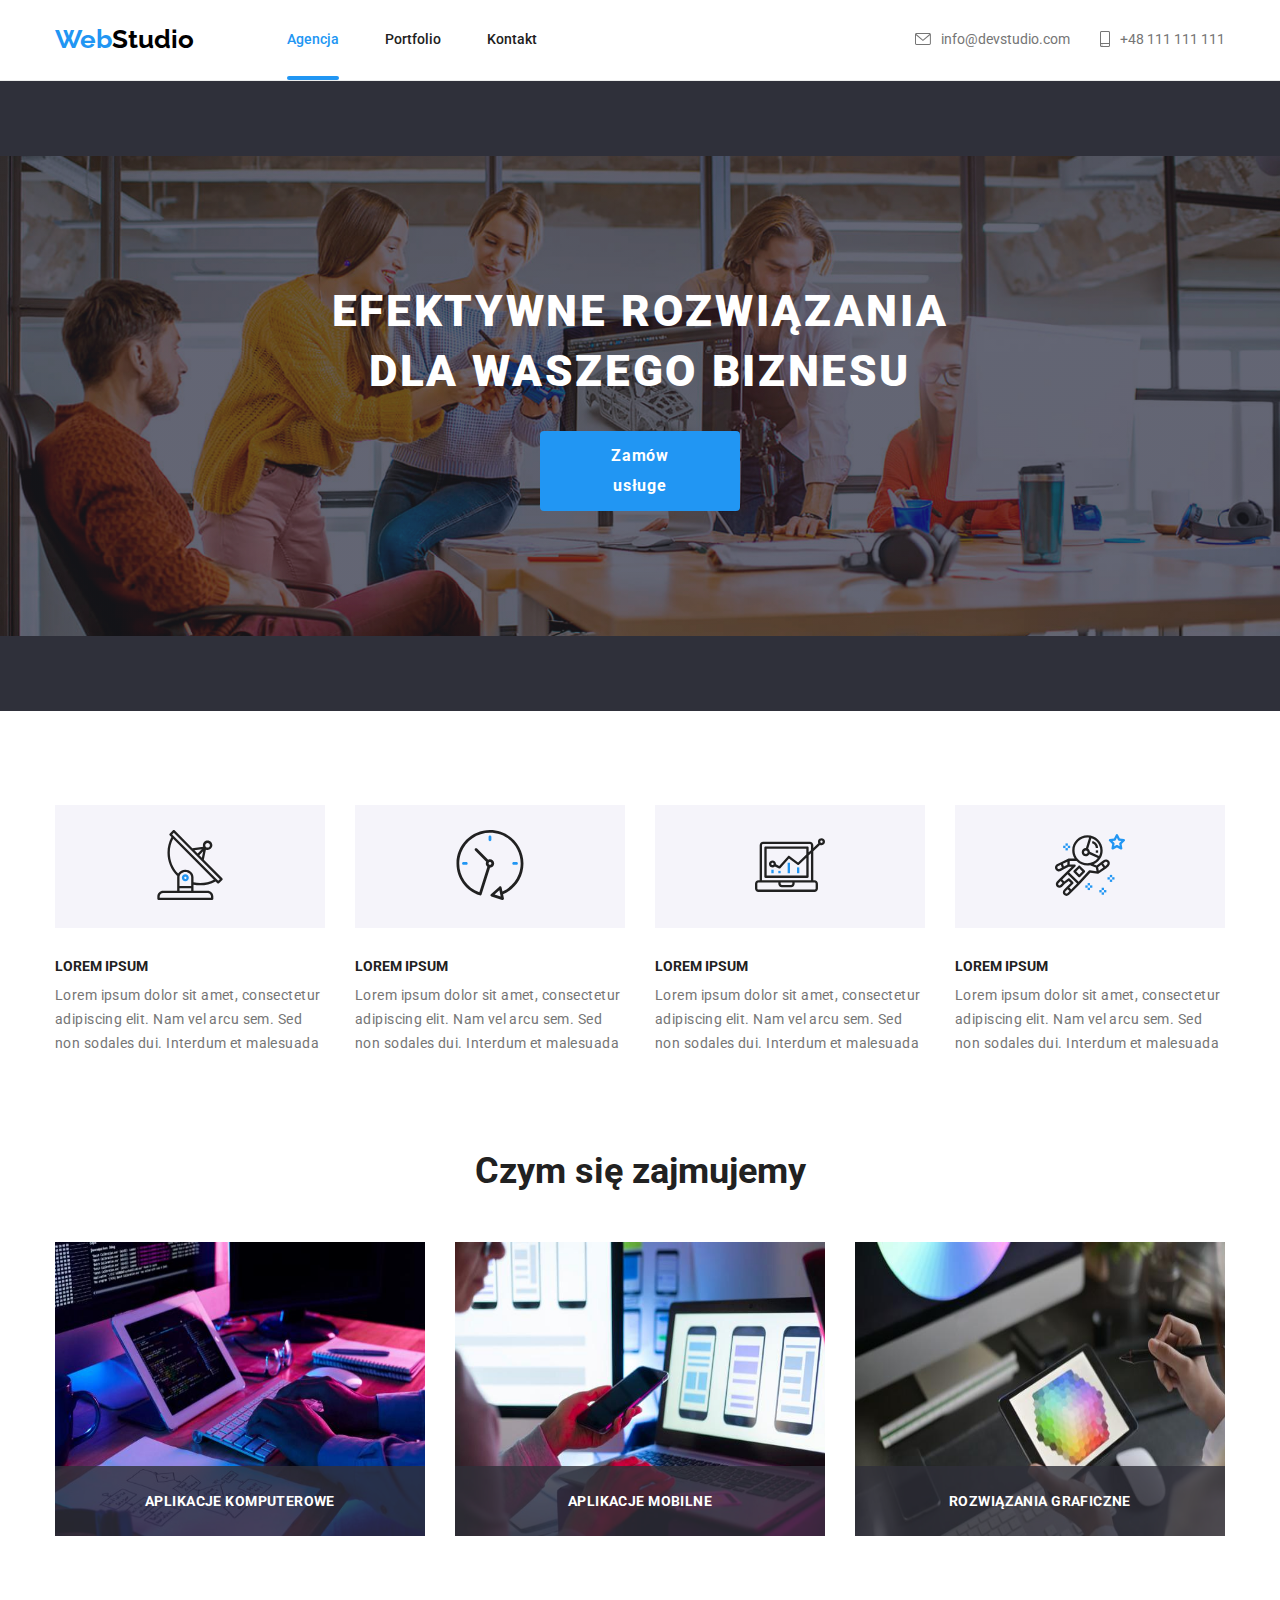
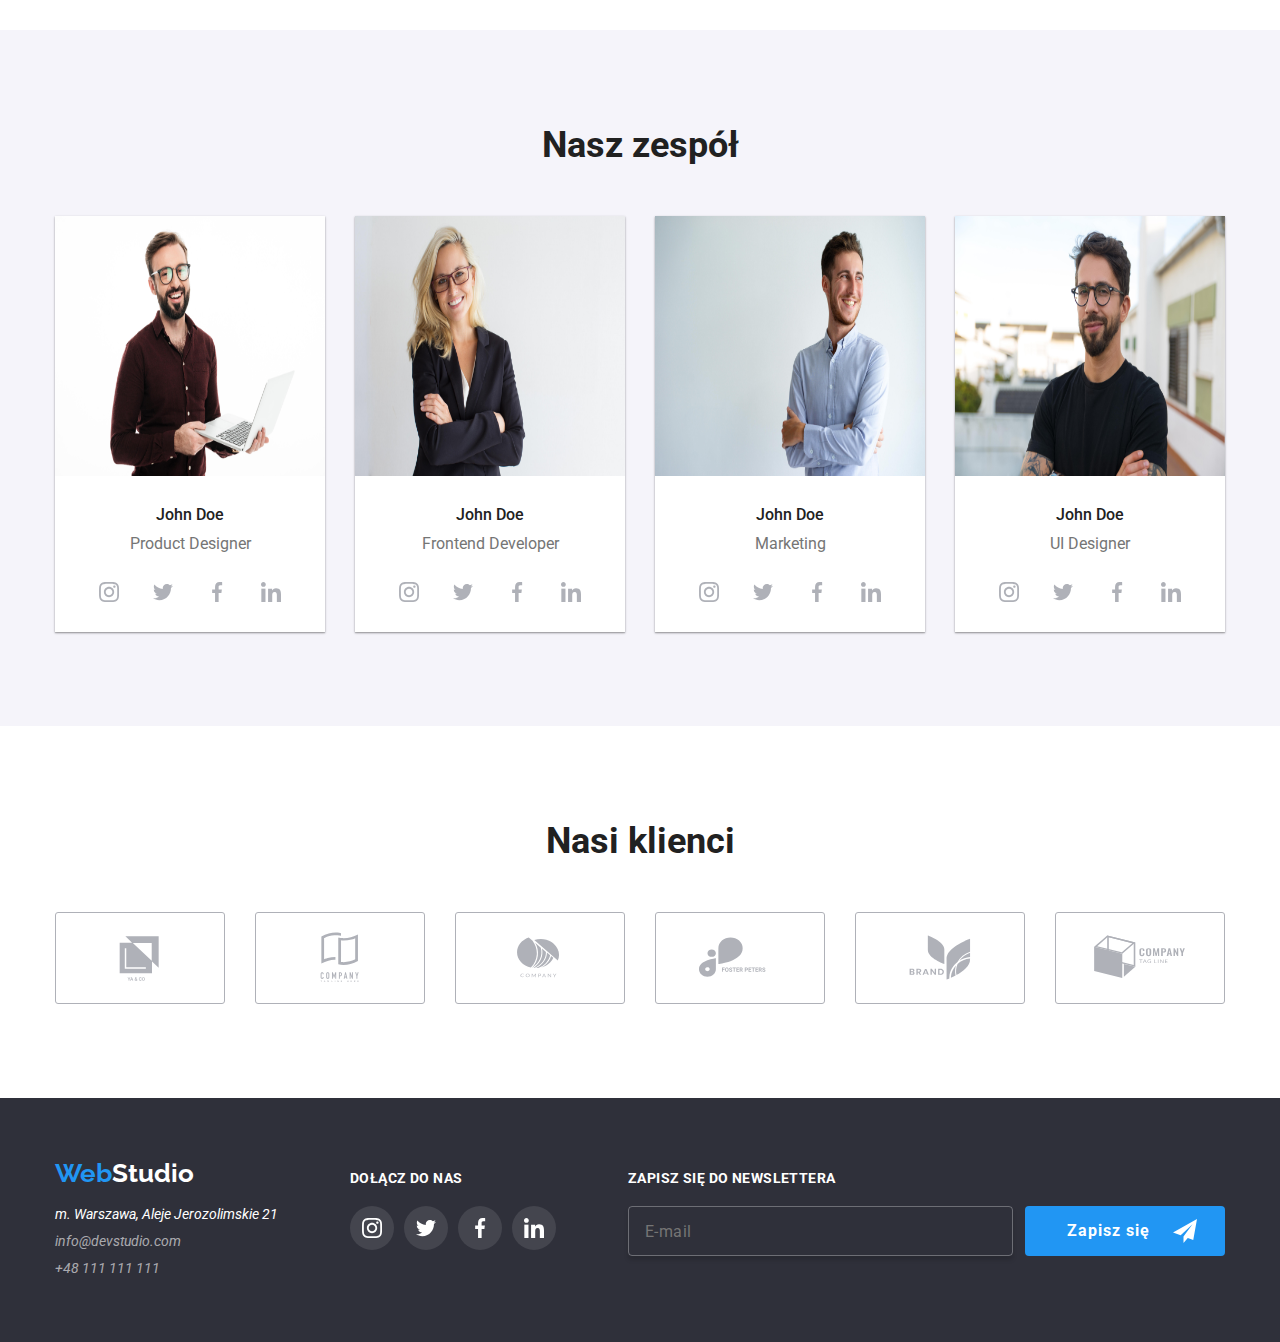
<file: index.html>
<!DOCTYPE html>
<html lang="pl-PL">
  <head>
    <meta charset="UTF-8" />
    <meta http-equiv="X-UA-Compatible" content="IE=edge" />
    <meta name="viewport" content="width=device-width, initial-scale=1.0" />
    <link
      rel="stylesheet"
      href="https://cdnjs.cloudflare.com/ajax/libs/modern-normalize/1.0.0/modern-normalize.min.css"
    />
    <link rel="preconnect" href="https://fonts.googleapis.com" />
    <link rel="preconnect" href="https://fonts.gstatic.com" crossorigin />
    <link
      href="https://fonts.googleapis.com/css2?family=Raleway:wght@700&family=Roboto:wght@400;500;700;900&display=swap"
      rel="stylesheet"
    />
    <link rel="stylesheet" href="css/styles.css" />
    <title>Zadanie domowe #5 - index</title>
  </head>
  <body>
    <header class="header-class">
      <div class="container">
        <nav class="navigation">
          <ul class="links list">
            <li>
              <a class="logo" href="index.html"
                ><span class="first">Web</span
                ><span class="second">Studio</span></a
              >
            </li>
            <li class="links-item">
              <a class="active" href="index.html">Agencja</a>
            </li>
            <li class="links-item"><a href="portfolio.html">Portfolio</a></li>
            <li class="links-item"><a href="#">Kontakt</a></li>
          </ul>
        </nav>
        <div class="links header-adress">
          <a class="contact" href="mailto:info@devstudio.com">
            <svg class="icon" width="16" height="12">
              <use href="images/svg-icons/icons.svg#icon-envelope"></use>
            </svg>
            info@devstudio.com
          </a>
          <a class="contact" href="tel:+48111111111">
            <svg class="icon" width="10" height="16">
              <use href="images/svg-icons/icons.svg#icon-smartphone"></use>
            </svg>
            +48 111 111 111
          </a>
        </div>
      </div>
    </header>
    <main>
      <section class="order section">
        <div class="container">
          <h1>EFEKTYWNE ROZWIĄZANIA DLA WASZEGO BIZNESU</h1>
          <button class="buttons" type="button" data-modal-open>
            Zamów usługe
          </button>
        </div>
      </section>
      <section class="description section">
        <div class="container">
          <dl>
            <div class="container-secondary">
              <div class="icon-container">
                <svg width="70" height="70">
                  <use href="images/svg-icons/icons.svg#icon-antenna"></use>
                </svg>
              </div>

              <dt>LOREM IPSUM</dt>
              <dd>
                Lorem ipsum dolor sit amet, consectetur adipiscing elit. Nam vel
                arcu sem. Sed non sodales dui. Interdum et malesuada
              </dd>
            </div>

            <div class="container-secondary">
              <div class="icon-container">
                <svg width="70" height="70">
                  <use href="images/svg-icons/icons.svg#icon-clock"></use>
                </svg>
              </div>
              <dt>LOREM IPSUM</dt>
              <dd>
                Lorem ipsum dolor sit amet, consectetur adipiscing elit. Nam vel
                arcu sem. Sed non sodales dui. Interdum et malesuada
              </dd>
            </div>

            <div class="container-secondary">
              <div class="icon-container">
                <svg width="70" height="70">
                  <use href="images/svg-icons/icons.svg#icon-diagram"></use>
                </svg>
              </div>
              <dt>LOREM IPSUM</dt>
              <dd>
                Lorem ipsum dolor sit amet, consectetur adipiscing elit. Nam vel
                arcu sem. Sed non sodales dui. Interdum et malesuada
              </dd>
            </div>

            <div class="container-secondary">
              <div class="icon-container">
                <svg width="70" height="70">
                  <use href="images/svg-icons/icons.svg#icon-astronaut"></use>
                </svg>
              </div>
              <dt>LOREM IPSUM</dt>
              <dd>
                Lorem ipsum dolor sit amet, consectetur adipiscing elit. Nam vel
                arcu sem. Sed non sodales dui. Interdum et malesuada
              </dd>
            </div>
          </dl>
        </div>
      </section>
      <section class="about-us section">
        <div class="container">
          <h2>Czym się zajmujemy</h2>
          <ul class="about-us-list list">
            <li>
              <img
                src="images/studio/photo_1.jpg"
                alt="Praca przy algorytmie"
                width="370"
                height="294"
              />
              <p class="label">Aplikacje Komputerowe</p>
            </li>
            <li>
              <img
                src="images/studio/photo_2.jpg"
                alt="Zdjęcie telefonu"
                width="370"
                height="294"
              />
              <p class="label">Aplikacje Mobilne</p>
            </li>
            <li>
              <img
                src="images/studio/photo_3.jpg"
                alt="Zdjęcie tableta"
                width="370"
                height="294"
              />
              <p class="label">Rozwiązania Graficzne</p>
            </li>
          </ul>
        </div>
      </section>

      <section class="team section">
        <div class="container">
          <h2>Nasz zespół</h2>
          <ul class="list team-list">
            <li>
              <figure>
                <img
                  src="images/studio/photo_4.jpg"
                  alt="Fotografia Johna Doe"
                  width="270"
                  height="260"
                />
                <figcaption>
                  <strong>John Doe</strong>
                  <p>Product Designer</p>
                </figcaption>
              </figure>
              <ul class="list social-list">
                <li class="social-links">
                  <a class="social-link" href="#">
                    <svg class="social-icon" width="20" height="20">
                      <use
                        href="images/svg-icons/icons.svg#icon-instagram"
                      ></use>
                    </svg>
                  </a>
                </li>
                <li class="social-links">
                  <a class="social-link" href="#">
                    <svg class="social-icon" width="20" height="20">
                      <use href="images/svg-icons/icons.svg#icon-twitter"></use>
                    </svg>
                  </a>
                </li>
                <li class="social-links">
                  <a class="social-link" href="#">
                    <svg class="social-icon" width="20" height="20">
                      <use
                        href="images/svg-icons/icons.svg#icon-facebook"
                      ></use>
                    </svg>
                  </a>
                </li>
                <li class="social-links">
                  <a class="social-link" href="#">
                    <svg class="social-icon" width="20" height="20">
                      <use
                        href="images/svg-icons/icons.svg#icon-linkedin"
                      ></use>
                    </svg>
                  </a>
                </li>
              </ul>
            </li>
            <li>
              <figure>
                <img
                  src="images/studio/photo_5.jpg"
                  alt="Fotografia Johna Doe 2"
                  width="270"
                  height="260"
                />
                <figcaption>
                  <strong>John Doe</strong>
                  <p>Frontend Developer</p>
                </figcaption>
              </figure>
              <ul class="list social-list">
                <li class="social-links">
                  <a class="social-link" href="#">
                    <svg class="social-icon" width="20" height="20">
                      <use
                        href="images/svg-icons/icons.svg#icon-instagram"
                      ></use>
                    </svg>
                  </a>
                </li>
                <li class="social-links">
                  <a class="social-link" href="#">
                    <svg class="social-icon" width="20" height="20">
                      <use href="images/svg-icons/icons.svg#icon-twitter"></use>
                    </svg>
                  </a>
                </li>
                <li class="social-links">
                  <a class="social-link" href="#">
                    <svg class="social-icon" width="20" height="20">
                      <use
                        href="images/svg-icons/icons.svg#icon-facebook"
                      ></use>
                    </svg>
                  </a>
                </li>
                <li class="social-links">
                  <a class="social-link" href="#">
                    <svg class="social-icon" width="20" height="20">
                      <use
                        href="images/svg-icons/icons.svg#icon-linkedin"
                      ></use>
                    </svg>
                  </a>
                </li>
              </ul>
            </li>
            <li>
              <figure>
                <img
                  src="images/studio/photo_6.jpg"
                  alt="Fotografia Johna Doe 3"
                  width="270"
                  height="260"
                />
                <figcaption>
                  <strong>John Doe</strong>
                  <p>Marketing</p>
                </figcaption>
              </figure>
              <ul class="list social-list">
                <li class="social-links">
                  <a class="social-link" href="#">
                    <svg class="social-icon" width="20" height="20">
                      <use
                        href="images/svg-icons/icons.svg#icon-instagram"
                      ></use>
                    </svg>
                  </a>
                </li>
                <li class="social-links">
                  <a class="social-link" href="#">
                    <svg class="social-icon" width="20" height="20">
                      <use href="images/svg-icons/icons.svg#icon-twitter"></use>
                    </svg>
                  </a>
                </li>
                <li class="social-links">
                  <a class="social-link" href="#">
                    <svg class="social-icon" width="20" height="20">
                      <use
                        href="images/svg-icons/icons.svg#icon-facebook"
                      ></use>
                    </svg>
                  </a>
                </li>
                <li class="social-links">
                  <a class="social-link" href="#">
                    <svg class="social-icon" width="20" height="20">
                      <use
                        href="images/svg-icons/icons.svg#icon-linkedin"
                      ></use>
                    </svg>
                  </a>
                </li>
              </ul>
            </li>
            <li>
              <figure>
                <img
                  src="images/studio/photo_7.jpg"
                  alt="Fotografia Johna Doe 4"
                  width="270"
                  height="260"
                />
                <figcaption>
                  <strong>John Doe</strong>
                  <p>UI Designer</p>
                </figcaption>
              </figure>
              <ul class="list social-list">
                <li class="social-links">
                  <a class="social-link" href="#">
                    <svg class="social-icon" width="20" height="20">
                      <use
                        href="images/svg-icons/icons.svg#icon-instagram"
                      ></use>
                    </svg>
                  </a>
                </li>
                <li class="social-links">
                  <a class="social-link" href="#">
                    <svg class="social-icon" width="20" height="20">
                      <use href="images/svg-icons/icons.svg#icon-twitter"></use>
                    </svg>
                  </a>
                </li>
                <li class="social-links">
                  <a class="social-link" href="#">
                    <svg class="social-icon" width="20" height="20">
                      <use
                        href="images/svg-icons/icons.svg#icon-facebook"
                      ></use>
                    </svg>
                  </a>
                </li>
                <li class="social-links">
                  <a class="social-link" href="#">
                    <svg class="social-icon" width="20" height="20">
                      <use
                        href="images/svg-icons/icons.svg#icon-linkedin"
                      ></use>
                    </svg>
                  </a>
                </li>
              </ul>
            </li>
          </ul>
        </div>
      </section>
      <section class="customers section">
        <div class="container">
          <h2>Nasi klienci</h2>
          <ul class="customers-list list">
            <li class="customers-item">
              <a class="customers-link" href="#">
                <svg class="customers-icon">
                  <use href="images/svg-icons/icons.svg#icon-logo-1"></use>
                </svg>
              </a>
            </li>
            <li class="customers-item">
              <a class="customers-link" href="#">
                <svg class="customers-icon">
                  <use href="images/svg-icons/icons.svg#icon-logo-2"></use>
                </svg>
              </a>
            </li>
            <li class="customers-item">
              <a class="customers-link" href="#">
                <svg class="customers-icon">
                  <use href="images/svg-icons/icons.svg#icon-logo-3"></use>
                </svg>
              </a>
            </li>
            <li class="customers-item">
              <a class="customers-link" href="#">
                <svg class="customers-icon">
                  <use href="images/svg-icons/icons.svg#icon-logo-4"></use>
                </svg>
              </a>
            </li>
            <li class="customers-item">
              <a class="customers-link" href="#">
                <svg class="customers-icon">
                  <use href="images/svg-icons/icons.svg#icon-logo-5"></use>
                </svg>
              </a>
            </li>
            <li class="customers-item">
              <a class="customers-link" href="#">
                <svg class="customers-icon">
                  <use href="images/svg-icons/icons.svg#icon-logo-6"></use>
                </svg>
              </a>
            </li>
          </ul>
        </div>
      </section>
    </main>
    <footer class="foot">
      <div class="container">
        <div class="adress-container">
          <a class="logo" href="index.html"
            ><span class="first">Web</span><span class="second">Studio</span></a
          >
          <address class="links">
            <ul class="list">
              <li>
                <a
                  class="destination"
                  href="https://goo.gl/maps/p25ySm6ebSeNZqWq9"
                  target="_blank"
                  >m. Warszawa, Aleje Jerozolimskie 21</a
                >
              </li>
              <li>
                <a class="contact" href="mailto:info@devstudio.com"
                  >info@devstudio.com</a
                >
              </li>
              <li>
                <a class="contact" href="tel:+48111111111">+48 111 111 111</a>
              </li>
            </ul>
          </address>
        </div>
        <div class="social-container">
          <h3>Dołącz do nas</h3>
          <ul class="list social-list">
            <li class="social-links">
              <a class="social-link" href="#">
                <svg class="social-icon" width="20" height="20">
                  <use href="images/svg-icons/icons.svg#icon-instagram"></use>
                </svg>
              </a>
            </li>
            <li class="social-links">
              <a class="social-link" href="#">
                <svg class="social-icon" width="20" height="20">
                  <use href="images/svg-icons/icons.svg#icon-twitter"></use>
                </svg>
              </a>
            </li>
            <li class="social-links">
              <a class="social-link" href="#">
                <svg class="social-icon" width="20" height="20">
                  <use href="images/svg-icons/icons.svg#icon-facebook"></use>
                </svg>
              </a>
            </li>
            <li class="social-links">
              <a class="social-link" href="#">
                <svg class="social-icon" width="20" height="20">
                  <use href="images/svg-icons/icons.svg#icon-linkedin"></use>
                </svg>
              </a>
            </li>
          </ul>
        </div>

        <form name="newsletter-short" class="newsletter" autocomplete="on">
          <label class="newsletter-label">
            <h3>Zapisz się do newslettera</h3>
            <input type="email" name="email" placeholder="E-mail" />
          </label>
          <button class="buttons" type="submit">
            Zapisz się
            <svg class="newsletter-icon">
              <use href="images/svg-icons/icons.svg#icon-send"></use>
            </svg>
          </button>
        </form>
      </div>
    </footer>
    <div class="backdrop is-hidden" data-modal>
      <div class="modal">
        <button type="button" class="close-btn" data-modal-close>
          <svg>
            <use href="./images/svg-icons/icons.svg#x"></use>
          </svg>
        </button>
        <form class="long-form">
          <field>
            <legend>Zostaw swoje dane w formularzu poniżej</legend>
            <label class="long-form-label">
              Imię
              <input
                type="text"
                name="long-form-name"
                class="long-form-input"
              />
              <svg>
                <use href="./images/svg-icons/icons.svg#person-black"></use>
              </svg>
            </label>
            <label class="long-form-label">
              Telefon
              <input
                type="tel"
                name="long-form-phone"
                class="long-form-input"
              />
              <svg>
                <use href="./images/svg-icons/icons.svg#phone-black"></use>
              </svg>
            </label>
            <label class="long-form-label">
              Email
              <input
                type="email"
                name="long-form-email"
                class="long-form-input"
              />
              <svg>
                <use href="./images/svg-icons/icons.svg#email-black"></use>
              </svg>
            </label>
            <label class="long-form-label">
              Komentarz
              <textarea
                name="long-form-comment"
                class="long-form-input"
                rows="10"
                placeholder="Wprowadź tekst"
              ></textarea>
            </label>
          </field>
            <label for="user-policy" class="long-form-label-agree">
              <input
              class="long-form-checkbox visually-hidden"
              id="user-policy"
              type="checkbox"
              name="needed-agree"
              value="agree"
              required
            />
            Oświadczam iż akceptuję
            <a class="form-term-links" href="#">Regulamin</a> i
            <a class="form-term-links" href="#">Politykę Prywatności.</a>
          </label>
          <button class="long-form-button" type="submit">Wyślij</button>
        </form>
      </div>
    </div>

    <script src="./js/modal.js"></script>
  </body>
</html>
</file>
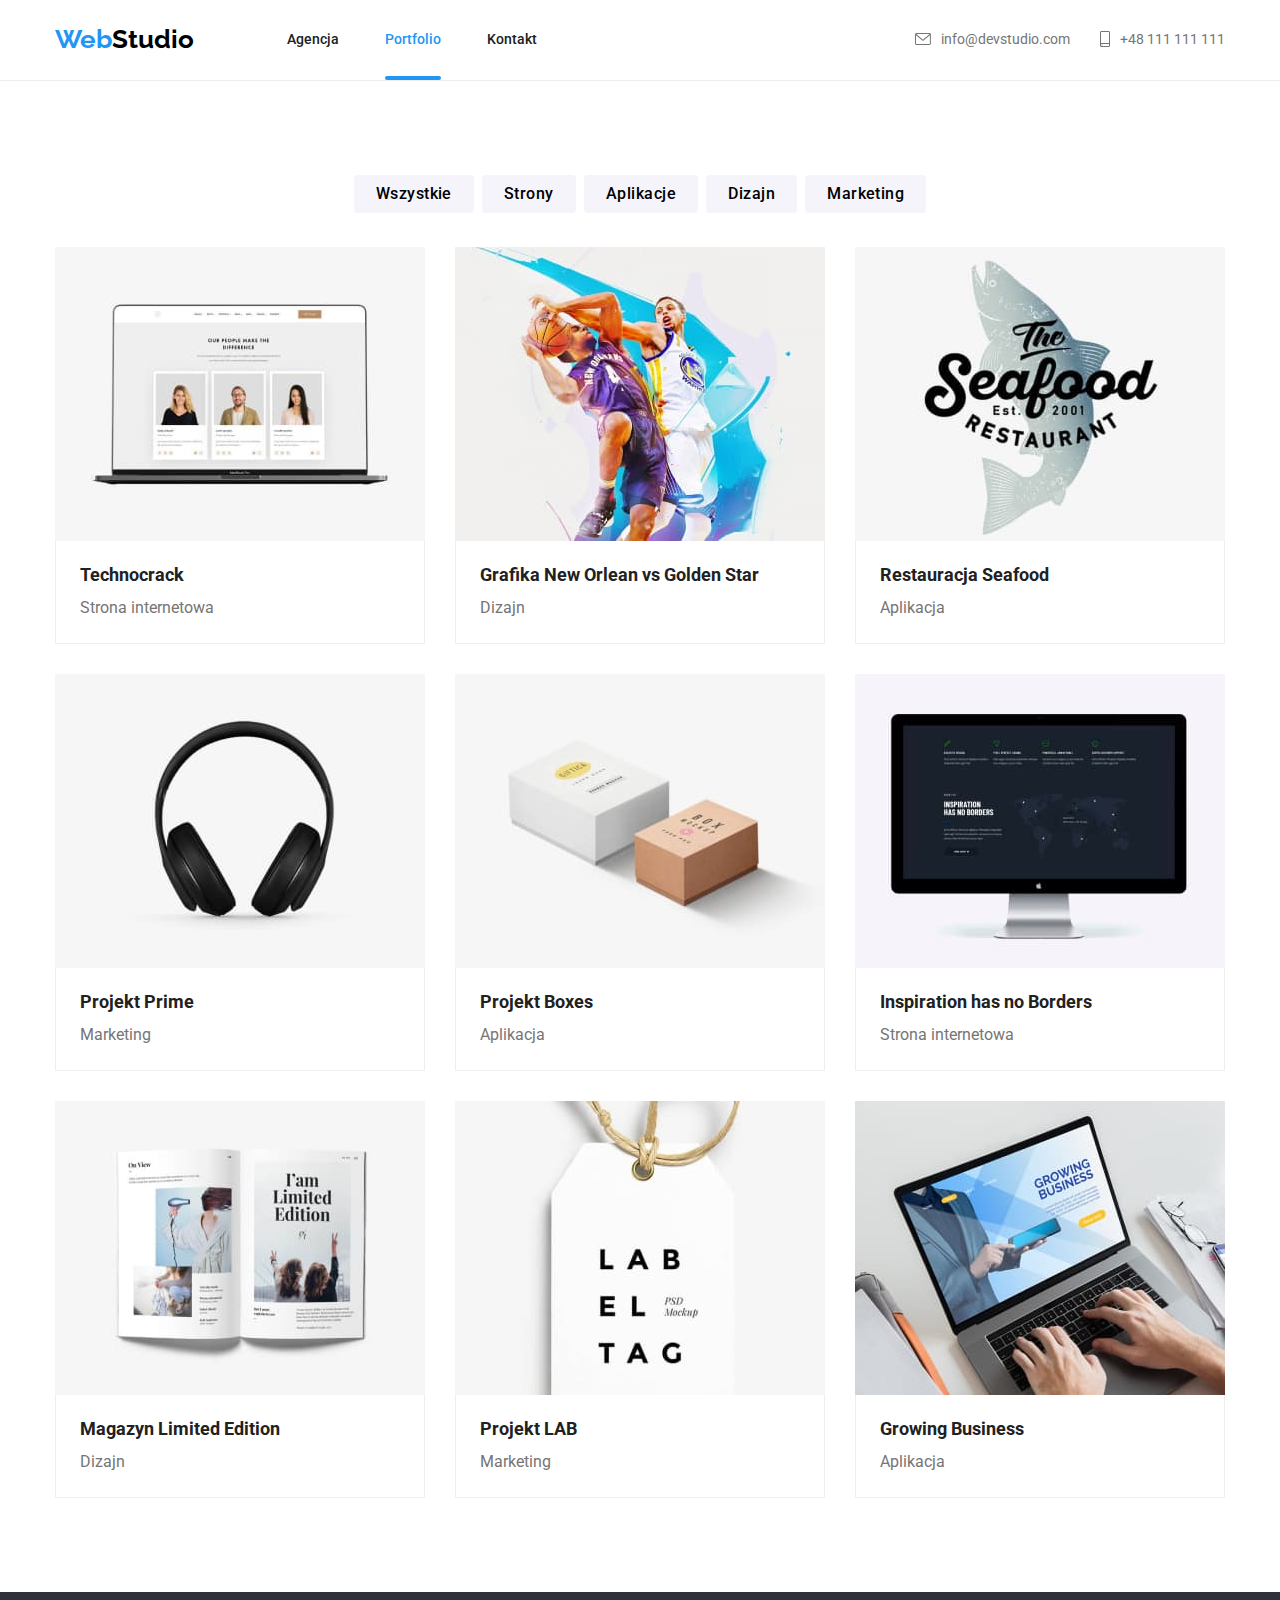
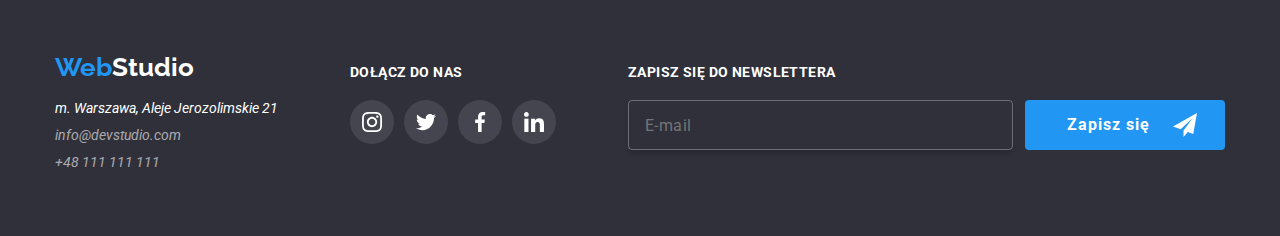
<file: portfolio.html>
<!DOCTYPE html>
<html lang="pl-PL">
  <head>
    <meta charset="UTF-8" />
    <meta http-equiv="X-UA-Compatible" content="IE=edge" />
    <meta name="viewport" content="width=device-width, initial-scale=1.0" />
    <link
      rel="stylesheet"
      href="https://cdnjs.cloudflare.com/ajax/libs/modern-normalize/1.0.0/modern-normalize.min.css"
    />
    <link rel="preconnect" href="https://fonts.googleapis.com" />
    <link rel="preconnect" href="https://fonts.gstatic.com" crossorigin />
    <link
      href="https://fonts.googleapis.com/css2?family=Raleway:wght@700&family=Roboto:wght@400;500;700;900&display=swap"
      rel="stylesheet"
    />
    <link rel="stylesheet" href="css/styles.css" />
    <title>Zadanie domowe #5- portfolio</title>
  </head>
  <body>
    <header class="header-class">
      <div class="container">
        <nav class="navigation">
          <ul class="links list">
            <li>
              <a class="logo" href="index.html"
                ><span class="first">Web</span
                ><span class="second">Studio</span></a
              >
            </li>
            <li class="links-item"><a href="index.html">Agencja</a></li>
            <li class="links-item">
              <a class="active" href="portfolio.html">Portfolio</a>
            </li>
            <li class="links-item"><a href="#">Kontakt</a></li>
          </ul>
        </nav>
        <div class="links header-adress">
          <a class="contact" href="mailto:info@devstudio.com">
            <svg class="icon" width="16" height="12">
              <use href="images/svg-icons/icons.svg#icon-envelope"></use>
            </svg>
            info@devstudio.com
          </a>
          <a class="contact" href="tel:+48111111111">
            <svg class="icon" width="10" height="16">
              <use href="images/svg-icons/icons.svg#icon-smartphone"></use>
            </svg>
            +48 111 111 111
          </a>
        </div>
      </div>
    </header>
    <main>
      <section class="references section">
        <div class="container">
          <div class="filter">
            <ul class="list">
              <li>
                <button class="buttons" type="button">Wszystkie</button>
              </li>
              <li>
                <button class="buttons" type="button">Strony</button>
              </li>
              <li>
                <button class="buttons" type="button">Aplikacje</button>
              </li>
              <li>
                <button class="buttons" type="button">Dizajn</button>
              </li>
              <li>
                <button class="buttons" type="button">Marketing</button>
              </li>
            </ul>
          </div>

          <!--Kolejne realizacje wraz z zdjęciami-->
          <div class="references-list">
            <ul class="list">
              <li>
                <figure>
                  <div class="box-hidden">
                  <img
                    src="images/portfolio/1.jpg"
                    alt="Strona internetowa Technocrack"
                    width="370"
                    height="294"
                  />
                  <p class="hidden">
                    Technocrack jest popularną platformą wykorzystywaną do
                    rozpowszechniania koronawirusa. Firmy wykorzystują tę
                    platformę do celów szpiegowskich i ataków na
                    niezabezpieczone serwery konkurencji
                  </p>
                  </div>
                  <figcaption>
                    <strong>Technocrack</strong>
                    <p>Strona internetowa</p>
                  </figcaption>
                </figure>
              </li>
              <li>
                <figure>
                  <div class="box-hidden">
                  <img
                    src="images/portfolio/2.jpg"
                    alt="Dizajn okładki"
                    width="370"
                    height="294"
                  />
                  <p class="hidden">
                    Technocrack jest popularną platformą wykorzystywaną do
                    rozpowszechniania koronawirusa. Firmy wykorzystują tę
                    platformę do celów szpiegowskich i ataków na
                    niezabezpieczone serwery konkurencji
                  </p>
                  </div>
                  <figcaption>
                    <strong>Grafika New Orlean vs Golden Star</strong>
                    <p>Dizajn</p>
                  </figcaption>
                </figure>
              </li>
              <li>
                <figure>
                  <div class="box-hidden">
                  <img
                    src="images/portfolio/3.jpg"
                    alt="Aplikacja"
                    width="370"
                    height="294"
                  />
                  <p class="hidden">
                    Technocrack jest popularną platformą wykorzystywaną do
                    rozpowszechniania koronawirusa. Firmy wykorzystują tę
                    platformę do celów szpiegowskich i ataków na
                    niezabezpieczone serwery konkurencji
                  </p>
                  </div>
                  <figcaption>
                    <strong>Restauracja Seafood</strong>
                    <p>Aplikacja</p>
                  </figcaption>
                </figure>
              </li>
              <li>
                <figure>
                  <div class="box-hidden">
                  <img
                    src="images/portfolio/4.jpg"
                    alt="Marketing"
                    width="370"
                    height="294"
                  />
                  <p class="hidden">
                    Technocrack jest popularną platformą wykorzystywaną do
                    rozpowszechniania koronawirusa. Firmy wykorzystują tę
                    platformę do celów szpiegowskich i ataków na
                    niezabezpieczone serwery konkurencji
                  </p>
                  </div>
                  <figcaption>
                    <strong>Projekt Prime</strong>
                    <p>Marketing</p>
                  </figcaption>
                </figure>
              </li>
              <li>
                <figure>
                  <div class="box-hidden">
                  <img
                    src="images/portfolio/5.jpg"
                    alt="Aplikacja"
                    width="370"
                    height="294"
                  />
                  <p class="hidden">
                    Technocrack jest popularną platformą wykorzystywaną do
                    rozpowszechniania koronawirusa. Firmy wykorzystują tę
                    platformę do celów szpiegowskich i ataków na
                    niezabezpieczone serwery konkurencji
                  </p>
                  </div>
                  <figcaption>
                    <strong>Projekt Boxes</strong>
                    <p>Aplikacja</p>
                  </figcaption>
                </figure>
              </li>
              <li>
                <figure>
                  <div class="box-hidden">
                  <img
                    src="images/portfolio/6.jpg"
                    alt="Strona internetowa Borders"
                    width="370"
                    height="294"
                  />
                  <p class="hidden">
                    Technocrack jest popularną platformą wykorzystywaną do
                    rozpowszechniania koronawirusa. Firmy wykorzystują tę
                    platformę do celów szpiegowskich i ataków na
                    niezabezpieczone serwery konkurencji
                  </p>
                  </div>
                  <figcaption>
                    <strong>Inspiration has no Borders</strong>
                    <p>Strona internetowa</p>
                  </figcaption>
                </figure>
              </li>
              <li>
                <figure>
                  <div class="box-hidden">
                  <img
                    src="images/portfolio/7.jpg"
                    alt="Dizajn magazynu"
                    width="370"
                    height="294"
                  />
                  <p class="hidden">
                    Technocrack jest popularną platformą wykorzystywaną do
                    rozpowszechniania koronawirusa. Firmy wykorzystują tę
                    platformę do celów szpiegowskich i ataków na
                    niezabezpieczone serwery konkurencji
                  </p>
                  </div>
                  <figcaption>
                    <strong>Magazyn Limited Edition</strong>
                    <p>Dizajn</p>
                  </figcaption>
                </figure>
              </li>
              <li>
                <figure>
                  <div class="box-hidden">
                  <img
                    src="images/portfolio/8.jpg"
                    alt="Marketing LAB"
                    width="370"
                    height="294"
                  />
                  <p class="hidden">
                    Technocrack jest popularną platformą wykorzystywaną do
                    rozpowszechniania koronawirusa. Firmy wykorzystują tę
                    platformę do celów szpiegowskich i ataków na
                    niezabezpieczone serwery konkurencji
                  </p>
                  </div>
                  <figcaption>
                    <strong>Projekt LAB</strong>
                    <p>Marketing</p>
                  </figcaption>
                </figure>
              </li>
              <li>
                <figure>
                  <div class="box-hidden">
                  <img
                    src="images/portfolio/9.jpg"
                    alt="Aplikacja biznes"
                    width="370"
                    height="294"
                  />
                  <p class="hidden">
                    Technocrack jest popularną platformą wykorzystywaną do
                    rozpowszechniania koronawirusa. Firmy wykorzystują tę
                    platformę do celów szpiegowskich i ataków na
                    niezabezpieczone serwery konkurencji
                  </p>
                  </div>
                  <figcaption>
                    <strong>Growing Business</strong>
                    <p>Aplikacja</p>
                  </figcaption>
                </figure>
              </li>
            </ul>
          </div>
        </div>
      </section>
    </main>
   <footer class="foot">
      <div class="container">
        <div class="adress-container">
          <a class="logo" href="index.html"
            ><span class="first">Web</span><span class="second">Studio</span></a
          >
          <address class="links">
            <ul class="list">
              <li>
                <a
                  class="destination"
                  href="https://goo.gl/maps/p25ySm6ebSeNZqWq9"
                  target="_blank"
                  >m. Warszawa, Aleje Jerozolimskie 21</a
                >
              </li>
              <li>
                <a class="contact" href="mailto:info@devstudio.com"
                  >info@devstudio.com</a
                >
              </li>
              <li>
                <a class="contact" href="tel:+48111111111">+48 111 111 111</a>
              </li>
            </ul>
          </address>
        </div>
        <div class="social-container">
          <h3>Dołącz do nas</h3>
          <ul class="list social-list">
            <li class="social-links">
              <a class="social-link" href="#">
                <svg class="social-icon" width="20" height="20">
                  <use href="images/svg-icons/icons.svg#icon-instagram"></use>
                </svg>
              </a>
            </li>
            <li class="social-links">
              <a class="social-link" href="#">
                <svg class="social-icon" width="20" height="20">
                  <use href="images/svg-icons/icons.svg#icon-twitter"></use>
                </svg>
              </a>
            </li>
            <li class="social-links">
              <a class="social-link" href="#">
                <svg class="social-icon" width="20" height="20">
                  <use href="images/svg-icons/icons.svg#icon-facebook"></use>
                </svg>
              </a>
            </li>
            <li class="social-links">
              <a class="social-link" href="#">
                <svg class="social-icon" width="20" height="20">
                  <use href="images/svg-icons/icons.svg#icon-linkedin"></use>
                </svg>
              </a>
            </li>
          </ul>
        </div>

        <form name="newsletter-short" class="newsletter" autocomplete="on">
          <label class="newsletter-label">
            <h3>Zapisz się do newslettera</h3>
            <input type="email" name="email" placeholder="E-mail" />
          </label>
          <button class="buttons" type="submit">
            Zapisz się
            <svg class="newsletter-icon">
              <use href="images/svg-icons/icons.svg#icon-send"></use>
            </svg>
          </button>
        </form>
      </div>
    </footer>
  </body>
</html>
</file>
<file: css/styles.css>
/* 
    Reguły czcionek:
     font-family: 'Raleway', sans-serif;
     font-family: 'Roboto', sans-serif;
*/
/* Variables CSS*/
:root {
  --main-txt-color: rgba(33, 33, 33, 1);
  --buttons-first-color: rgba(245, 244, 250, 1);
  --main-color: rgba(33, 150, 243, 1);
  --logo-white-color: rgba(255, 255, 255, 1);
  --logo-dark-color: rgba(0, 0, 0, 1);
  --dark-motive: rgba(47, 48, 58, 1);
  --team-bg-color: rgba(245, 244, 250, 1);
  --footer-links-color: rgba(255, 255, 255, 0.6);
  --nav-second-color: rgba(117, 117, 117, 1);
  --line-height-small: 1.172;
  --line-height-big: 1.714;
}
/* General body styling*/
body {
  font-family: "Roboto", sans-serif;
  color: var(--main-txt-color);
}
/*
*,
*::after,
*::before{
  margin: 0;
  padding: 0;
*/
h1,
h2,
h3,
h4,
h5,
h6 {
  margin: 0;
  padding: 0;
}
dl,
dt,
dd {
  margin: 0;
  padding: 0;
}
ul,
ol,
figure,
figcaption {
  margin: 0;
  padding: 0;
}
p {
  padding: 0;
  margin: 0;
}
img {
  display: block;
}
.list {
  list-style: none;
}
.link {
  text-decoration: none;
}

/* =========================== kontenery ============================= */
.container {
  width: 1200px;
  padding: 0 15px;
  display: flex;
  align-items: center;
  margin: 0 auto;
}
.section {
  padding: 94px 0;
}
.navigation .links {
  display: flex;
  align-items: center;
}
header .container {
  padding-top: 24px;
  padding-bottom: 25px;
}
.header-class {
  border-bottom: 1px solid #ececec;
}

.links .logo {
  margin-right: 93px;
}
.links .links-item:not(:last-child) {
  margin-right: 46px;
}
.order .container {
  flex-direction: column;
  text-align: center;
}
.order h1 {
  margin-bottom: 30px;
  width: 696px;
}
.order {
  padding: 200px 0;
}
/* ========= Description container ======= */

.description .container dl {
  display: flex;
  justify-content: space-between;
  width: inherit;
}
.container-secondary {
  width: 270px;
}
.description .container-secondary dt {
  margin-bottom: 10px;
}

/* ====== END ======= */

/* ============= About us container ======= */

.about-us .container {
  flex-direction: column;
  align-items: center;
}

.about-us .container .list {
  display: flex;
  margin-top: 50px;
  justify-content: space-between;
  width: inherit;
}
/* ====== END ======= */

/* ==============  Team container ================= */
.team .container {
  flex-direction: column;
  align-items: center;
}
.team .container .team-list {
  display: flex;
  justify-content: space-between;
  margin-top: 50px;
  width: inherit;
  padding: inherit;
}

.team .container .list li {
  background-color: var(--logo-white-color);
  width: 270px;
}
.team .container figcaption {
  padding: 30px 0 0 0;
  text-align: center;
}
.team .container p {
  margin-top: 10px;
}
/* ========== Team container END ======= */

/* ============ References ============ */
.references .container {
  flex-direction: column;
}
.references-list ul {
  display: flex;
  flex-wrap: wrap;
  margin-left: -30px;
  margin-top: -30px;
}
.references-list li {
  margin-left: 30px;
  margin-top: 30px;
  flex-basis: calc(100% / 3 - 30px);
  transition: box-shadow 250ms cubic-bezier(0.4, 0, 0.2, 1);
}
.references-list li:hover {
  box-shadow: 1px 4px 6px 0px rgba(0, 0, 0, 0.16),
    0px 4px 4px 0px rgba(0, 0, 0, 0.06), 0px 1px 1px 0px rgba(0, 0, 0, 0.12);
}
.references .filter ul {
  margin-bottom: 34px;
  width: 572px;
}
.references .filter li:not(:last-of-type) {
  margin-right: 8px;
}
.references .filter .buttons {
  padding: 6px 22px;
  border-radius: 4px;
  border: 0;
}
.references-list figcaption {
  border: 1px solid #eeeeee;
  padding: 20px 24px;
  margin-top: -0.3em;
}

/* ===================== Header ============ */

.header-adress {
  margin-left: auto;
  display: flex;
}
.header-adress a:first-child {
  margin-right: 30px;
}
.header-adress svg {
  margin-right: 10px;
}
.header-adress .contact {
  display: flex;
  flex-direction: row;
  align-items: center;
  fill: rgba(117, 117, 117, 1);
  transition: fill 250ms cubic-bezier(0.4, 0, 0.2, 1);
}
.header-adress .contact:hover,
.header-adress .contact:focus {
  fill: var(--main-color);
}

/* ==================== FOoter =============== */

.foot .container {
  flex-direction: row;
  align-items: flex-start;
  padding-top: 60px;
  padding-bottom: 60px;
}
.foot .container .links {
  margin-top: 11px;
}
.social-container {
  display: flex;
  flex-direction: column;
  justify-content: center;
  margin: 12px 0 0 72px;
}
.social-container .social-list {
  padding: 0;
  margin-top: 20px;
}
.social-container .social-list .social-link {
  fill: var(--logo-white-color);
  background-color: rgba(255, 255, 255, 0.1);
  transition: fill 250ms cubic-bezier(0.4, 0, 0.2, 1),
    background-color 250ms cubic-bezier(0.4, 0, 0.2, 1);
}
.social-container .social-list .social-link:hover,
.social-container .social-list .social-link:focus {
  fill: var(--logo-white-color);
  background-color: var(--main-color);
  outline: none;
}
.newsletter {
  display: flex;
  flex-grow: 1;
  margin: 12px 0 0 72px;
  justify-content: space-between;
  position: relative;
}
.newsletter h3 {
  margin-bottom: 20px;
  display: block;
}

.newsletter-icon {
  width: 24px;
  height: 24px;
  position: absolute;
  top: 13px;
  right: 28px;
}

.newsletter-label {
  flex-grow: 1;
}

.newsletter input {
  flex-grow: 1;
  padding: 15px 0 15px 16px;
  line-height: 1.25;
  letter-spacing: 0.03em;
  border-radius: 4px;
  box-shadow: 0px 4px 4px 0px rgba(0, 0, 0, 0.15);
  border: 1px solid rgba(255, 255, 255, 0.3);
  background-color: transparent;
  width: calc(100% - 12px);
  height: 50px;
  color: rgba(255, 255, 255, 0.3);
  transition: color 250ms cubic-bezier(0.4, 0, 0.2, 1),
    border-color 250ms cubic-bezier(0.4, 0, 0.2, 1);
}
.newsletter input:hover,
.newsletter input:focus {
  outline: none;
  border: 1px solid var(--main-color);
  color: rgba(255, 255, 255, 1);
}
.newsletter button {
  background-color: var(--main-color);
  position: relative;
  border-radius: 4px;
  border: 0;
  width: 200px;
  height: 50px;
  bottom: -36px;
  font-weight: 700;
  line-height: 1.875;
  letter-spacing: 0.06em;
  text-align: left;
  padding: 0 0 0 42px;
  color: rgba(255, 255, 255, 1);
  fill: rgba(255, 255, 255, 1);
  transition: color 250ms cubic-bezier(0.4, 0, 0.2, 1),
    background-color 250ms cubic-bezier(0.4, 0, 0.2, 1),
    fill 250ms cubic-bezier(0.4, 0, 0.2, 1);
}

/* ================ Portfolio Styling =======*/
.filter .list,
.references-list .list {
  display: flex;
  justify-content: center;
}

/* Buttons styling */

.buttons {
  background-color: var(--buttons-first-color);
  font-family: "Roboto", sans-serif;
  font-size: 16px;
  font-weight: 500;
  line-height: 1.625;
  letter-spacing: 0.03em;
  transition: color 250ms cubic-bezier(0.4, 0, 0.2, 1),
    box-shadow 250ms cubic-bezier(0.4, 0, 0.2, 1),
    background-color 250ms cubic-bezier(0.4, 0, 0.2, 1);
}

.buttons:hover,
.buttons:focus {
  background-color: var(--main-color);
  color: var(--buttons-first-color);
  box-shadow: 0px 2px 2px 0px rgba(0, 0, 0, 0.12),
    0px 1px 2px 0px rgba(0, 0, 0, 0.08), 0px 3px 1px 0px rgba(0, 0, 0, 0.1);

  cursor: pointer;
  outline: none;
}
.order .buttons,
.long-form-button {
  background-color: var(--main-color);
  color: var(--logo-white-color);
  font-weight: 700;
  line-height: 1.875;
  width: 200px;
  border-radius: 4px;
  border: 0;
  padding: 10px 41px;
  letter-spacing: 0.06em;
  cursor: pointer;
  transition: color 250ms cubic-bezier(0.4, 0, 0.2, 1),
    background-color 250ms cubic-bezier(0.4, 0, 0.2, 1);
}
.order button:hover,
.newsletter .buttons:hover {
  background-color: var(--buttons-first-color);
  color: var(--main-txt-color);
  fill: rgba(0, 0, 0, 1);
}
.long-form-button:hover {
  background-color: rgba(33, 150, 243, 0.4);
  color: var(--main-txt-color);
}

/*                                             links styling                               */
/* logo */
.navigation .links .logo,
.foot .logo,
.navigation .links .logo:visited {
  font-family: "Raleway", sans-serif;
  font-weight: 700;
  font-size: 26px;
  line-height: 1.174;
  text-decoration: none;
}
.logo .first {
  color: var(--main-color);
}
.navigation .logo .second {
  color: var(--logo-dark-color);
}
.foot .logo .second {
  color: var(--logo-white-color);
}
/*                                  links                          */
/* main and head */

.links a {
  text-decoration: none;
  color: var(--main-txt-color);
  font-size: 14px;
  transition: color 250ms cubic-bezier(0.4, 0, 0.2, 1);
}
.navigation .links {
  line-height: var(--line-height-small);
  font-weight: 500;
}
.links .contact {
  color: var(--nav-second-color);
}

/* footer */
.foot .links {
  line-height: var(--line-height-big);
}
.foot .destination {
  text-decoration: none;
  color: var(--logo-white-color);
}

.foot .contact {
  color: var(--footer-links-color);
}
/* Hover and Focus*/
.links a:hover,
.links a:focus {
  color: var(--main-color);
  outline: none;
}

/*                                       Background colors                                  */

.navigation {
  background-color: var(--logo-white-color);
}
.order,
.foot {
  background-color: var(--dark-motive);
}
.team {
  background-color: var(--team-bg-color);
}
.order {
  background-image: linear-gradient(
      rgba(47, 48, 58, 0.4),
      rgba(47, 48, 58, 0.4)
    ),
    url("../images/studio/background.jpg");
  background-size: contain;
  background-repeat: no-repeat;
  background-position: 50% 50%;
}
/*                                        Fonts                                           */
/* H1 */
.order h1 {
  font-size: 44px;
  font-weight: 900;
  line-height: 1.364;
  color: var(--logo-white-color);
  letter-spacing: 0.06em;
}
.foot h3 {
  color: var(--logo-white-color);
  font-size: 14px;
  font-weight: 700;
  line-height: 1.143;
  letter-spacing: 0.03em;
  text-align: left;
  text-transform: uppercase;
}
/* section description */
.description {
  font-size: 14px;
}
.description dt {
  font-weight: 700;
  line-height: var(--line-height-small);
}
.description dd {
  line-height: var(--line-height-big);
  color: var(--nav-second-color);
  letter-spacing: 0.03em;
}
.description .icon-container {
  background-color: var(--team-bg-color);
  text-align: center;
  padding: 25px 0;
  margin-bottom: 30px;
}
.description {
  padding-bottom: 0;
}

/* aboout us */
.about-us h2,
.team h2,
.customers h2 {
  font-size: 36px;
  font-weight: 700;
  line-height: var(--line-height-small);
}
.about-us-list {
  width: inherit;
  padding: inherit;
}
/* team */
.team figcaption {
  line-height: var(--line-height-small);
  color: var(--nav-second-color);
}
.team strong {
  font-weight: 500;
  color: var(--main-txt-color);
}
.team figcaption a {
  display: block;
}
.team .team-list > li {
  box-shadow: 0 1px 3px 0 rgba(0, 0, 0, 0.12), 0 1px 1px 0 rgba(0, 0, 0, 0.14),
    0 1px 2px 0 rgba(0, 0, 0, 0.2);
}
/* References-list*/
.references-list p {
  line-height: 1.875;
  color: var(--nav-second-color);
}
.references-list strong {
  line-height: 2;
  font-size: 18px;
}

/* ========================== Social Links ================== */
.social-list {
  display: flex;
  align-items: center;
  justify-content: space-between;
  padding: 16px 32px 18px 32px;
}
.social-links {
  display: flex;
  align-items: center;
  justify-content: center;
}
.social-link {
  display: flex;
  width: 44px;
  height: 44px;
  border-radius: 50%;
  background-color: rgba(255, 255, 255, 1);
  align-items: center;
  justify-content: center;
  fill: rgba(175, 177, 184, 1);
  transition: fill 200ms cubic-bezier(0.4, 0, 0.2, 1),
    background-color 250ms cubic-bezier(0.4, 0, 0.2, 1);
}
.social-links:not(:first-of-type) {
  margin-left: 10px;
}
.social-link:hover,
.social-link:focus {
  background-color: rgba(33, 150, 243, 1);
  fill: rgba(255, 255, 255, 1);
}
/* ======================== end social links ================= */

/* ============================ CUSTOMER STYLING ============================ */

.customers .container {
  flex-direction: column;
  align-items: center;
}
.customers-list {
  display: flex;
  justify-content: space-between;
  width: inherit;
  padding: inherit;
  margin-top: 50px;
}
.customers-link {
  display: flex;
  width: 170px;
  height: 92px;
  border: 1px solid rgba(175, 177, 184, 1);
  border-radius: 3px;
  padding: 16px 32px;
  fill: rgba(175, 177, 184, 1);
  transition: fill 250ms cubic-bezier(0.4, 0, 0.2, 1),
    border 250ms cubic-bezier(0.4, 0, 0.2, 1);
}
.customers-link:hover,
.customers-link:focus {
  fill: var(--main-color);
  border: 1px solid var(--main-color);
  outline: none;
}
/* ============================== Positioning Elements ========================== */

/* --------- Czym się zajmujemy ------- */

.about-us-list li {
  position: relative;
}

.about-us-list .label {
  position: absolute;
  text-transform: uppercase;
  font-size: 14px;
  font-weight: 700;
  line-height: 1.143;
  letter-spacing: 0.03em;
  text-align: center;
  bottom: 0;
  width: 100%;
  padding: 27px 0;
  color: #fff;
  background-color: rgba(47, 48, 58, 0.8);
}

/* ---------- Navigation section --------- */
.navigation .links-item .active {
  color: var(--main-color);
  display: block;
  position: relative;
}
.navigation .links-item .active::after {
  content: "";
  height: 4px;
  width: 100%;
  background-color: var(--main-color);
  display: block;
  position: absolute;
  bottom: -33px;
  border-radius: 2px;
}
/* ---------- Navigation section end------ */

/* --------- Hidden references descr ---- */

.box-hidden .hidden {
  height: 100%;
  width: 100%;
  font-size: 18px;
  font-weight: 400;
  line-height: 1.555;
  letter-spacing: 0.03em;
  text-align: left;
  padding: 49px 45px 49px 24px;
  color: #fff;
  background-color: rgba(33, 150, 243, 0.9);
  transition: transform 250ms cubic-bezier(0.4, 0, 0.2, 1);
}
.box-hidden {
  display: block;
  height: 294px;
  overflow: hidden;
}
.references-list .list li:hover .hidden {
  transform: translatey(-100%);
}

/* ========================= MODAL BUTTON ================== */
.backdrop {
  width: 100%;
  background-color: rgba(0, 0, 0, 0.2);
  display: flex;
  position: fixed;
  left: 0;
  right: 0;
  top: 0;
  bottom: 0;
  transition: opacity 250ms cubic-bezier(0.4, 0, 0.2, 1);
  box-shadow: 0px 2px 1px 0px rgba(0, 0, 0, 0.2),
    0px 1px 1px 0px rgba(0, 0, 0, 0.14), 0px 1px 3px 0px rgba(0, 0, 0, 0.12);
}
.modal {
  width: 528px;
  min-height: 581px;
  border-radius: 4px;
  background-color: rgba(255, 255, 255, 1);
  margin: auto;
  position: relative;
}
.is-hidden {
  opacity: 0;
  /* visibility: none; */
  pointer-events: none;
}
.close-btn {
  position: absolute;
  padding: 0;
  border: 1px solid rgba(0, 0, 0, 0.1);
  background-color: rgba(255, 255, 255, 1);
  border-radius: 50%;
  width: 30px;
  height: 30px;
  right: 8px;
  top: 8px;
  cursor: pointer;
  display: flex;
}
.close-btn svg {
  fill: black;
  text-align: center;
  width: 18px;
  height: 18px;
  margin: auto;
}
/* ================== FORM ===================== */
.long-form {
  display: flex;
  flex-direction: column;
  align-items: center;
  margin: 40px;
}

.long-form legend {
  font-size: 20px;
  font-weight: 700;
  line-height: 1.15;
  letter-spacing: 0.03em;
  text-align: center;
  margin-bottom: 12px;
}
.long-form textarea {
  resize: none;
}
.long-form-label {
  font-size: 12px;
  font-weight: 400;
  line-height: 1.17;
  letter-spacing: 0.01em;
  text-align: left;
  margin-bottom: 12px;
  color: var(--nav-second-color);
  position: relative;
}
.long-form-input::placeholder {
  color: rgba(117, 117, 117, 0.5);
}
.long-form-input {
  width: 448px;
  border: 1px solid rgba(33, 33, 33, 0.2);
  border-radius: 4px;
  padding: 11px 12px 11px 42px;
  transition: border-color 250ms cubic-bezier(0.4, 0, 0.2, 1);
}
.long-form-input:last-child {
  padding-left: 12px;
}
.long-form-label svg {
  position: absolute;
  fill: var(--main-txt-color);
  width: 18px;
  height: 18px;
  top: 24px;
  left: 12px;
  transition: fill 250ms cubic-bezier(0.4, 0, 0.2, 1);
}
.long-form-label-agree {
  font-size: 14px;
  position: relative;
  font-weight: 400;
  line-height: var(--line-height-big);
  letter-spacing: 0.03em;
  text-align: left;
  color: var(--nav-second-color);
  margin-top: 20px;
  margin-bottom: 30px;
}
.long-form-label-agree::before {
  display: inline-block;
  content: "";
  width: 16px;
  height: 15px;
  background-image: url(../images/svg-icons/icon_empty.svg);
  transition: background-image 250ms cubic-bezier(0.4, 0, 0.2, 1);
}
.long-form-checkbox{
  position: absolute;
  left: 7.5px;
  top: 16px;
}
.long-form-checkbox:checked + .long-form-label-agree::before {
  background-image: url(../images/svg-icons/icon_checked.svg);
  background-position: 50% 0%;
}

.visually-hidden {
  position: absolute !important;
  clip: rect(1px 1px 1px 1px);
  clip: rect(1px, 1px, 1px, 1px);
  padding: 0 !important;
  border: 0 !important;
  height: 1px !important;
  width: 1px !important;
  overflow: hidden;
}
.long-form-label:focus-within svg {
  fill: var(--main-color);
}
.long-form-label:focus-within .long-form-input {
  border-color: var(--main-color);
  outline: none;
}

.form-term-links {
  color: var(--main-color);
  text-decoration: underline;
  cursor: pointer;
}
</file>
